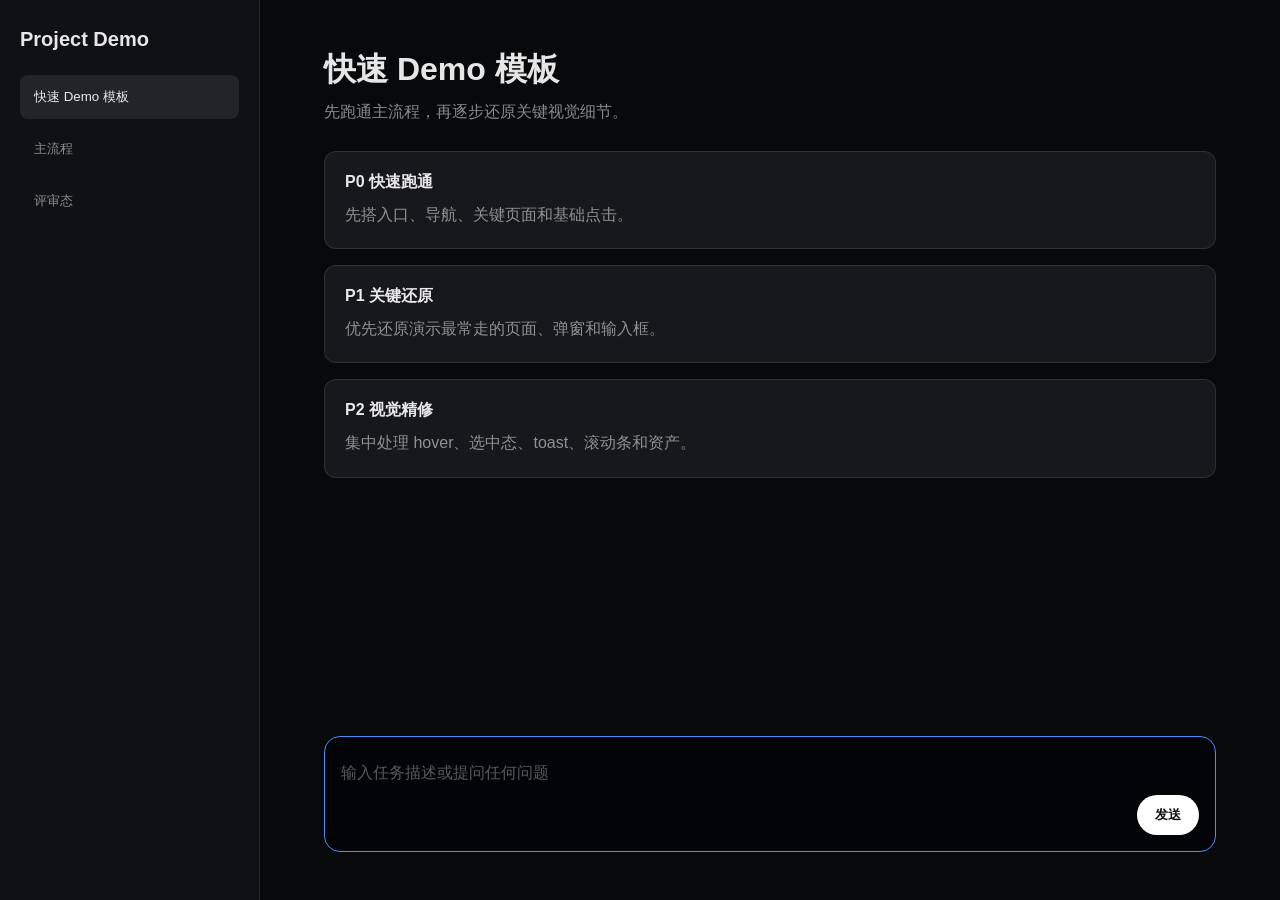
<file: Tianxi-demo-workflow/template-static-demo/index.html>
<!doctype html>
<html lang="zh-CN">
  <head>
    <meta charset="UTF-8" />
    <meta name="viewport" content="width=device-width, initial-scale=1.0" />
    <title>Demo Template</title>
    <link rel="stylesheet" href="./styles.css?v=1" />
  </head>
  <body>
    <main class="demo-shell">
      <aside class="demo-sidebar" aria-label="Demo 导航">
        <strong class="demo-brand">Project Demo</strong>
        <nav id="demo-nav" class="demo-nav"></nav>
      </aside>

      <section class="demo-stage">
        <header class="demo-header">
          <h1 id="page-title">快速 Demo 模板</h1>
          <p id="page-desc">先跑通主流程，再逐步还原关键视觉细节。</p>
        </header>

        <div id="page-content" class="demo-content"></div>

        <footer class="demo-composer">
          <div id="prompt-editor" class="demo-input" contenteditable="true" role="textbox" aria-label="输入框"></div>
          <button id="send-button" type="button">发送</button>
        </footer>
      </section>
    </main>

    <script src="./script.js?v=1"></script>
  </body>
</html>
</file>
<file: Tianxi-demo-workflow/template-static-demo/styles.css>
:root {
  color-scheme: dark;
  --bg: #08090b;
  --panel: #17181b;
  --panel-strong: #22242a;
  --text: rgba(255, 255, 255, 0.9);
  --muted: rgba(255, 255, 255, 0.52);
  --line: rgba(255, 255, 255, 0.1);
  --brand: #4b8dff;
}

* {
  box-sizing: border-box;
}

body {
  margin: 0;
  min-height: 100vh;
  background: var(--bg);
  color: var(--text);
  font-family: -apple-system, BlinkMacSystemFont, "Segoe UI", "Noto Sans SC", sans-serif;
}

.demo-shell {
  min-height: 100vh;
  display: grid;
  grid-template-columns: 260px 1fr;
}

.demo-sidebar {
  padding: 28px 20px;
  border-right: 1px solid var(--line);
  background: #101114;
}

.demo-brand {
  display: block;
  margin-bottom: 24px;
  font-size: 20px;
}

.demo-nav {
  display: grid;
  gap: 8px;
}

.demo-nav button {
  height: 44px;
  border: 0;
  border-radius: 8px;
  background: transparent;
  color: var(--muted);
  text-align: left;
  padding: 0 14px;
  cursor: pointer;
}

.demo-nav button:hover {
  background: rgba(255, 255, 255, 0.06);
  color: var(--text);
}

.demo-nav button.is-active {
  background: var(--panel-strong);
  color: var(--text);
}

.demo-stage {
  min-width: 0;
  padding: 48px 64px;
  display: grid;
  grid-template-rows: auto 1fr auto;
  gap: 28px;
}

.demo-header h1 {
  margin: 0 0 10px;
  font-size: 32px;
  font-weight: 600;
}

.demo-header p {
  margin: 0;
  color: var(--muted);
}

.demo-content {
  display: grid;
  align-content: start;
  gap: 16px;
}

.demo-card {
  border: 1px solid var(--line);
  border-radius: 12px;
  padding: 20px;
  background: var(--panel);
}

.demo-card strong {
  display: block;
  margin-bottom: 8px;
}

.demo-card p {
  margin: 0;
  color: var(--muted);
  line-height: 1.7;
}

.demo-composer {
  min-height: 116px;
  border: 1px solid var(--brand);
  border-radius: 16px;
  padding: 16px;
  display: grid;
  grid-template-columns: 1fr auto;
  gap: 12px;
  align-items: end;
  background: #020407;
}

.demo-input {
  min-height: 72px;
  outline: 0;
  color: var(--text);
}

.demo-input:empty::before {
  content: "输入任务描述或提问任何问题";
  color: rgba(255, 255, 255, 0.34);
}

.demo-composer button {
  height: 40px;
  border: 0;
  border-radius: 20px;
  padding: 0 18px;
  background: #fff;
  color: #111;
  font-weight: 600;
  cursor: pointer;
}
</file>
